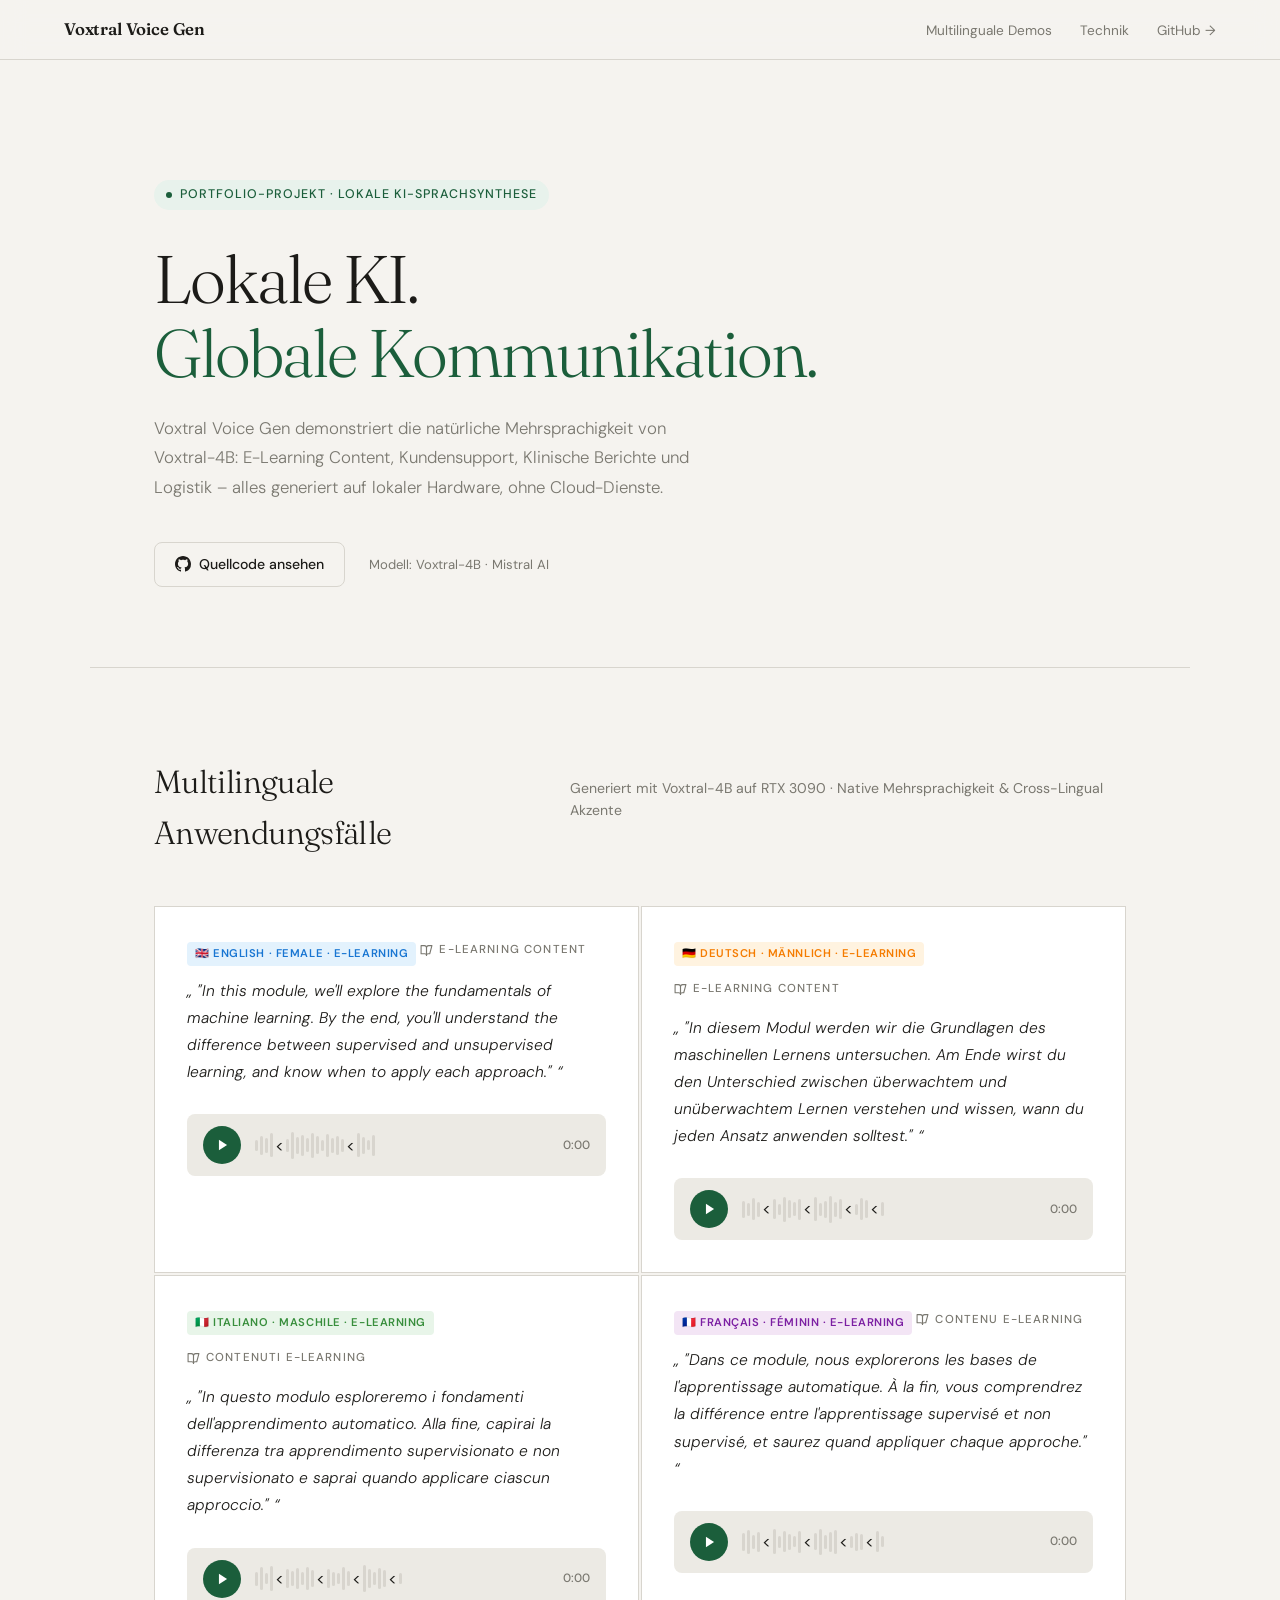
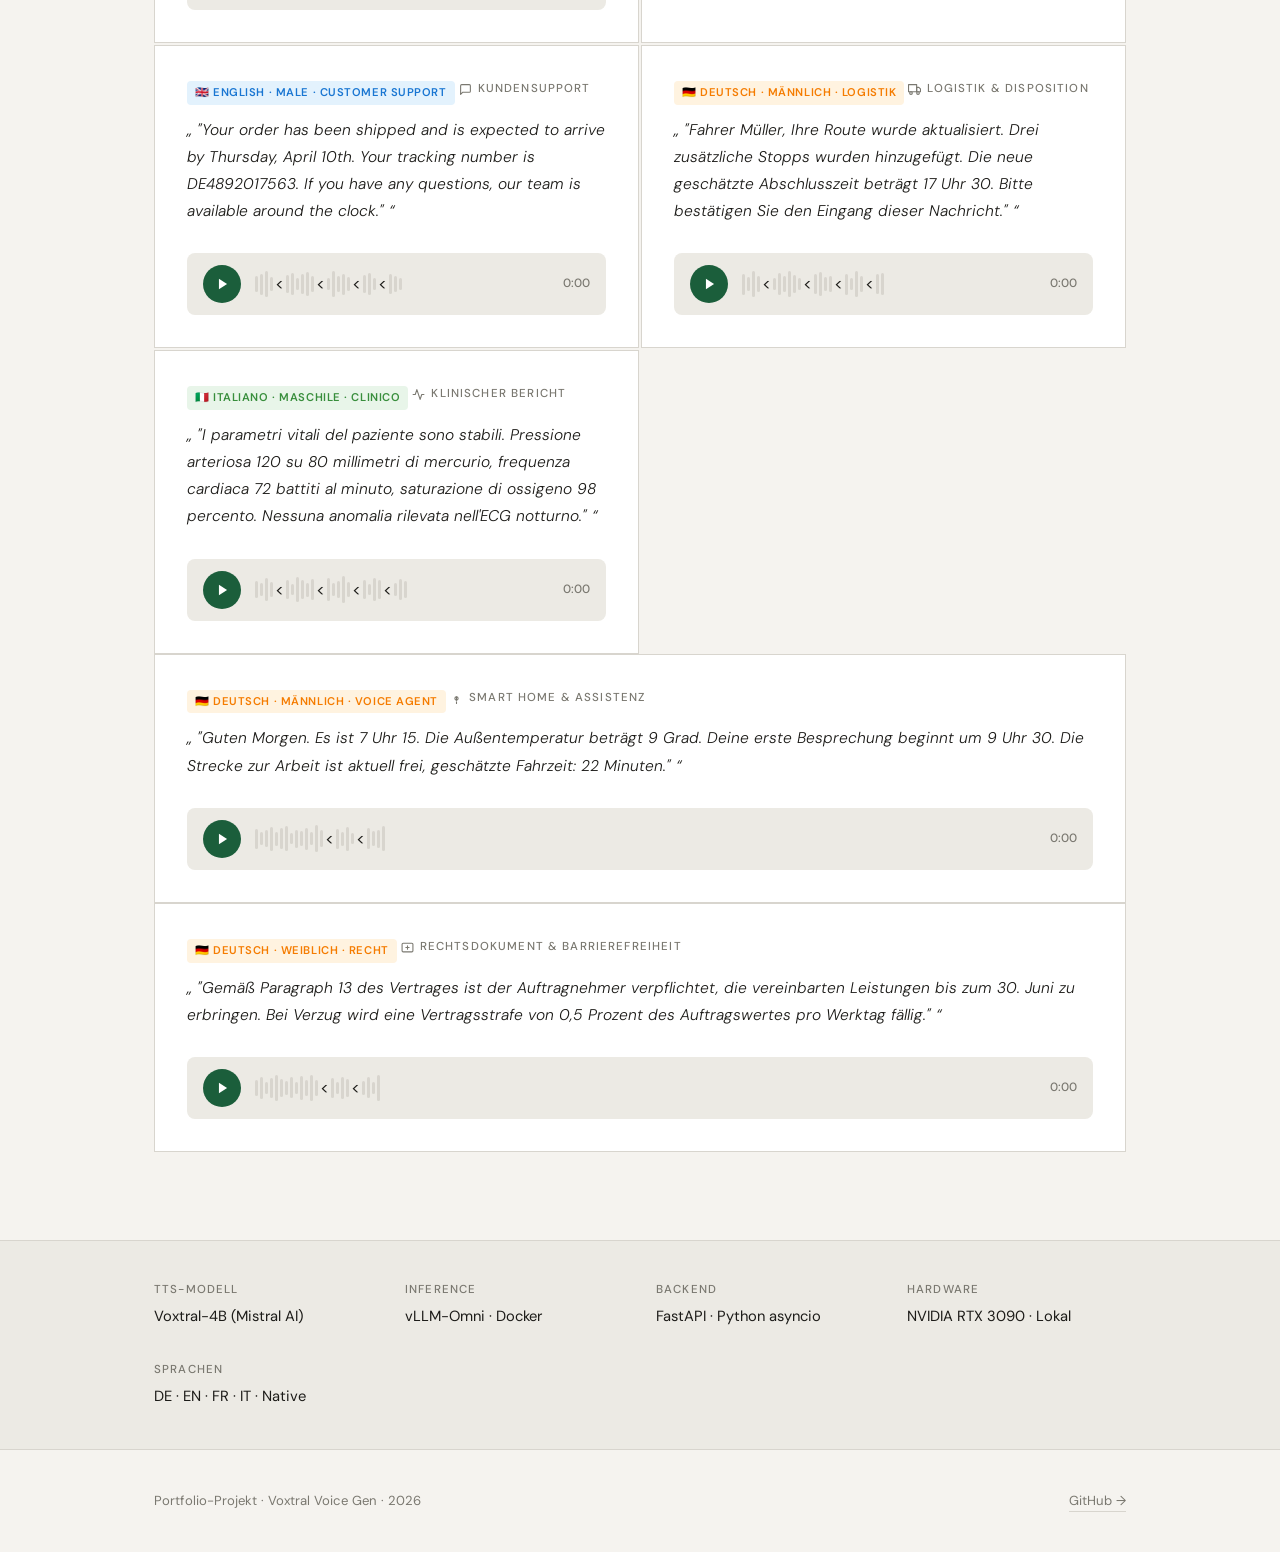
<file: docs/index.html>
<!DOCTYPE html>
<html lang="de">
<head>
  <meta charset="UTF-8" />
  <meta name="viewport" content="width=device-width, initial-scale=1.0" />
  <title>Voxtral Voice Gen – Multilinguale Demo</title>
  <link rel="preconnect" href="https://fonts.googleapis.com" />
  <link rel="preconnect" href="https://fonts.gstatic.com" crossorigin />
  <link href="https://fonts.googleapis.com/css2?family=Fraunces:opsz,wght@9..144,300;9..144,600&family=DM+Sans:wght@300;400;500&display=swap" rel="stylesheet" />

  <style>
    :root {
      --bg:        #F5F3EF;
      --surface:   #ECEAE4;
      --border:    #D8D5CE;
      --text:      #1C1B18;
      --muted:     #7A7870;
      --accent:    #1B5E3B;
      --accent-lt: #E8F2EC;
      --player-bg: #FFFFFF;
    }

    *, *::before, *::after { box-sizing: border-box; margin: 0; padding: 0; }

    html { scroll-behavior: smooth; }

    body {
      font-family: 'DM Sans', sans-serif;
      background: var(--bg);
      color: var(--text);
      font-size: 16px;
      line-height: 1.6;
      -webkit-font-smoothing: antialiased;
    }

    /* ── NAV ── */
    nav {
      position: sticky;
      top: 0;
      z-index: 100;
      display: flex;
      align-items: center;
      justify-content: space-between;
      padding: 0 clamp(24px, 5vw, 80px);
      height: 60px;
      background: rgba(245, 243, 239, 0.88);
      backdrop-filter: blur(12px);
      border-bottom: 1px solid var(--border);
    }

    .nav-logo {
      font-family: 'Fraunces', serif;
      font-size: 1.05rem;
      font-weight: 600;
      color: var(--text);
      text-decoration: none;
      letter-spacing: -0.01em;
    }

    .nav-links {
      display: flex;
      gap: 28px;
      list-style: none;
    }

    .nav-links a {
      font-size: 0.85rem;
      font-weight: 400;
      color: var(--muted);
      text-decoration: none;
      transition: color 0.2s;
    }
    .nav-links a:hover { color: var(--text); }

    /* ── HERO ── */
    .hero {
      padding: clamp(64px, 10vw, 120px) clamp(24px, 5vw, 80px) clamp(48px, 7vw, 80px);
      max-width: 1100px;
      margin: 0 auto;
    }

    .hero-tag {
      display: inline-flex;
      align-items: center;
      gap: 8px;
      font-size: 0.78rem;
      font-weight: 500;
      letter-spacing: 0.08em;
      text-transform: uppercase;
      color: var(--accent);
      background: var(--accent-lt);
      padding: 5px 12px;
      border-radius: 100px;
      margin-bottom: 32px;
    }

    .hero-tag::before {
      content: '';
      width: 6px;
      height: 6px;
      border-radius: 50%;
      background: var(--accent);
    }

    .hero h1 {
      font-family: 'Fraunces', serif;
      font-size: clamp(2.6rem, 5.5vw, 4.2rem);
      font-weight: 300;
      line-height: 1.1;
      letter-spacing: -0.03em;
      color: var(--text);
      max-width: 750px;
      margin-bottom: 24px;
    }

    .hero h1 em {
      font-style: normal;
      color: var(--accent);
    }

    .hero-sub {
      font-size: 1.05rem;
      font-weight: 300;
      color: var(--muted);
      max-width: 560px;
      line-height: 1.75;
      margin-bottom: 40px;
    }

    .hero-meta {
      display: flex;
      align-items: center;
      gap: 24px;
      flex-wrap: wrap;
    }

    .hero-meta a {
      display: inline-flex;
      align-items: center;
      gap: 8px;
      font-size: 0.88rem;
      font-weight: 500;
      color: var(--text);
      text-decoration: none;
      border: 1px solid var(--border);
      padding: 10px 20px;
      border-radius: 8px;
      transition: border-color 0.2s, background 0.2s;
    }

    .hero-meta a:hover {
      border-color: var(--text);
      background: var(--surface);
    }

    .hero-meta span {
      font-size: 0.82rem;
      color: var(--muted);
    }

    /* ── DIVIDER ── */
    .section-divider {
      max-width: 1100px;
      margin: 0 auto;
      padding: 0 clamp(24px, 5vw, 80px);
      border-top: 1px solid var(--border);
    }

    /* ── SECTION ── */
    .section {
      max-width: 1100px;
      margin: 0 auto;
      padding: clamp(48px, 7vw, 88px) clamp(24px, 5vw, 80px);
    }

    .section-header {
      display: flex;
      align-items: baseline;
      gap: 16px;
      margin-bottom: 48px;
    }

    .section-header h2 {
      font-family: 'Fraunces', serif;
      font-size: clamp(1.5rem, 2.5vw, 2rem);
      font-weight: 300;
      letter-spacing: -0.02em;
    }

    .section-header p {
      font-size: 0.88rem;
      color: var(--muted);
    }

    /* ── CASES GRID ── */
    .cases-grid {
      display: grid;
      grid-template-columns: repeat(auto-fill, minmax(min(100%, 480px), 1fr));
      gap: 2px;
    }

    /* ── CASE CARD ── */
    .case-card {
      background: var(--player-bg);
      border: 1px solid var(--border);
      padding: 32px;
      transition: box-shadow 0.25s;
      position: relative;
      overflow: hidden;
    }

    .case-card:hover {
      box-shadow: 0 4px 24px rgba(0,0,0,0.07);
      z-index: 1;
    }

    .case-card::before {
      content: '';
      position: absolute;
      top: 0; left: 0;
      width: 3px; height: 100%;
      background: var(--accent);
      opacity: 0;
      transition: opacity 0.25s;
    }

    .case-card:hover::before { opacity: 1; }

    .case-label {
      display: inline-flex;
      align-items: center;
      gap: 6px;
      font-size: 0.72rem;
      font-weight: 500;
      letter-spacing: 0.1em;
      text-transform: uppercase;
      color: var(--muted);
      margin-bottom: 16px;
    }

    .case-label svg {
      width: 13px;
      height: 13px;
      stroke: var(--muted);
      fill: none;
      stroke-width: 2;
      stroke-linecap: round;
      stroke-linejoin: round;
    }

    .case-text {
      font-size: 0.97rem;
      font-weight: 300;
      color: var(--text);
      line-height: 1.75;
      margin-bottom: 28px;
      font-style: italic;
      quotes: "„" """ "‚" "'";
    }

    .case-text::before { content: open-quote; }
    .case-text::after  { content: close-quote; }

    /* ── CUSTOM AUDIO PLAYER ── */
    .audio-player {
      display: flex;
      align-items: center;
      gap: 14px;
      background: var(--surface);
      border-radius: 8px;
      padding: 12px 16px;
    }

    .play-btn {
      flex-shrink: 0;
      width: 38px;
      height: 38px;
      border-radius: 50%;
      background: var(--accent);
      border: none;
      cursor: pointer;
      display: flex;
      align-items: center;
      justify-content: center;
      transition: transform 0.15s, background 0.15s;
    }

    .play-btn:hover { transform: scale(1.07); background: #154d2f; }
    .play-btn:disabled { background: var(--border); cursor: not-allowed; }

    .play-btn svg {
      width: 14px;
      height: 14px;
      fill: white;
      margin-left: 2px;
    }

    .play-btn.playing svg { margin-left: 0; }

    /* waveform bars */
    .waveform {
      flex: 1;
      display: flex;
      align-items: center;
      gap: 2px;
      height: 28px;
      overflow: hidden;
    }

    .waveform-bar {
      flex: 1;
      max-width: 3px;
      background: var(--border);
      border-radius: 2px;
      transition: background 0.2s;
    }

    .waveform.active .waveform-bar {
      background: var(--accent);
      animation: waveAnim 0.8s ease-in-out infinite alternate;
    }

    @keyframes waveAnim {
      0%   { transform: scaleY(0.3); }
      100% { transform: scaleY(1); }
    }

    .waveform.active .waveform-bar:nth-child(1)  { animation-delay: 0.00s; }
    .waveform.active .waveform-bar:nth-child(2)  { animation-delay: 0.05s; }
    .waveform.active .waveform-bar:nth-child(3)  { animation-delay: 0.10s; }
    .waveform.active .waveform-bar:nth-child(4)  { animation-delay: 0.15s; }
    .waveform.active .waveform-bar:nth-child(5)  { animation-delay: 0.20s; }
    .waveform.active .waveform-bar:nth-child(6)  { animation-delay: 0.10s; }
    .waveform.active .waveform-bar:nth-child(7)  { animation-delay: 0.05s; }
    .waveform.active .waveform-bar:nth-child(8)  { animation-delay: 0.00s; }
    .waveform.active .waveform-bar:nth-child(9)  { animation-delay: 0.08s; }
    .waveform.active .waveform-bar:nth-child(10) { animation-delay: 0.16s; }
    .waveform.active .waveform-bar:nth-child(11) { animation-delay: 0.12s; }
    .waveform.active .waveform-bar:nth-child(12) { animation-delay: 0.04s; }
    .waveform.active .waveform-bar:nth-child(13) { animation-delay: 0.18s; }
    .waveform.active .waveform-bar:nth-child(14) { animation-delay: 0.09s; }
    .waveform.active .waveform-bar:nth-child(15) { animation-delay: 0.03s; }
    .waveform.active .waveform-bar:nth-child(16) { animation-delay: 0.14s; }
    .waveform.active .waveform-bar:nth-child(17) { animation-delay: 0.07s; }
    .waveform.active .waveform-bar:nth-child(18) { animation-delay: 0.11s; }
    .waveform.active .waveform-bar:nth-child(19) { animation-delay: 0.19s; }
    .waveform.active .waveform-bar:nth-child(20) { animation-delay: 0.02s; }

    .audio-time {
      font-size: 0.75rem;
      font-weight: 500;
      color: var(--muted);
      font-variant-numeric: tabular-nums;
      min-width: 36px;
      text-align: right;
    }

    /* Language Badge */
    .lang-badge {
      display: inline-block;
      font-size: 0.70rem;
      font-weight: 600;
      letter-spacing: 0.05em;
      text-transform: uppercase;
      padding: 3px 8px;
      border-radius: 4px;
      margin-bottom: 12px;
    }

    .lang-en { background: #E3F2FD; color: #1976D2; }
    .lang-de { background: #FFF3E0; color: #F57C00; }
    .lang-fr { background: #F3E5F5; color: #7B1FA2; }
    .lang-it { background: #E8F5E9; color: #388E3C; }

    /* ── TECH STRIP ── */
    .tech-strip {
      background: var(--surface);
      border-top: 1px solid var(--border);
      border-bottom: 1px solid var(--border);
    }

    .tech-inner {
      max-width: 1100px;
      margin: 0 auto;
      padding: 40px clamp(24px, 5vw, 80px);
      display: grid;
      grid-template-columns: repeat(auto-fit, minmax(180px, 1fr));
      gap: 32px;
    }

    .tech-item h4 {
      font-size: 0.72rem;
      font-weight: 500;
      letter-spacing: 0.1em;
      text-transform: uppercase;
      color: var(--muted);
      margin-bottom: 6px;
    }

    .tech-item p {
      font-size: 0.92rem;
      font-weight: 400;
      color: var(--text);
    }

    /* ── FOOTER ── */
    footer {
      max-width: 1100px;
      margin: 0 auto;
      padding: 40px clamp(24px, 5vw, 80px);
      display: flex;
      align-items: center;
      justify-content: space-between;
      flex-wrap: wrap;
      gap: 16px;
    }

    footer p {
      font-size: 0.82rem;
      color: var(--muted);
    }

    footer a {
      font-size: 0.82rem;
      color: var(--muted);
      text-decoration: none;
      border-bottom: 1px solid var(--border);
      transition: color 0.2s, border-color 0.2s;
    }

    footer a:hover {
      color: var(--text);
      border-color: var(--text);
    }

    /* ── FADE IN ── */
    .fade-in {
      opacity: 0;
      transform: translateY(18px);
      transition: opacity 0.55s ease, transform 0.55s ease;
    }
    .fade-in.visible {
      opacity: 1;
      transform: translateY(0);
    }
  </style>
</head>
<body>

<!-- NAV -->
<nav>
  <a class="nav-logo" href="#">Voxtral Voice Gen</a>
  <ul class="nav-links">
    <li><a href="#demos">Multilinguale Demos</a></li>
    <li><a href="#technik">Technik</a></li>
    <li><a href="https://github.com/Stanm3n/voxtral-voice-gen" target="_blank">GitHub →</a></li>
  </ul>
</nav>

<!-- HERO -->
<section class="hero fade-in">
  <div class="hero-tag">Portfolio-Projekt · Lokale KI-Sprachsynthese</div>
  <h1>Lokale KI.<br><em>Globale Kommunikation.</em></h1>
  <p class="hero-sub">
    Voxtral Voice Gen demonstriert die natürliche Mehrsprachigkeit von Voxtral-4B:
    E-Learning Content, Kundensupport, Klinische Berichte und Logistik –
    alles generiert auf lokaler Hardware, ohne Cloud-Dienste.
  </p>
  <div class="hero-meta">
    <a href="https://github.com/Stanm3n/voxtral-voice-gen" target="_blank">
      <svg width="16" height="16" viewBox="0 0 24 24" fill="currentColor"><path d="M12 0C5.37 0 0 5.37 0 12c0 5.31 3.435 9.795 8.205 11.385.6.105.825-.255.825-.57 0-.285-.015-1.23-.015-2.235-3.015.555-3.795-.735-4.035-1.41-.135-.345-.72-1.41-1.23-1.695-.42-.225-1.02-.78-.015-.795.945-.015 1.62.87 1.845 1.23 1.08 1.815 2.805 1.305 3.495.99.105-.78.42-1.305.765-1.605-2.67-.3-5.46-1.335-5.46-5.925 0-1.305.465-2.385 1.23-3.225-.12-.3-.54-1.53.12-3.18 0 0 1.005-.315 3.3 1.23.96-.27 1.98-.405 3-.405s2.04.135 3 .405c2.295-1.56 3.3-1.23 3.3-1.23.66 1.65.24 2.88.12 3.18.765.84 1.23 1.905 1.23 3.225 0 4.605-2.805 5.625-5.475 5.925.435.375.81 1.095.81 2.22 0 1.605-.015 2.895-.015 3.3 0 .315.225.69.825.57A12.02 12.02 0 0 0 24 12c0-6.63-5.37-12-12-12z"/></svg>
      Quellcode ansehen
    </a>
    <span>Modell: Voxtral-4B · Mistral AI</span>
  </div>
</section>

<div class="section-divider"></div>

<!-- DEMOS -->
<section class="section" id="demos">
  <div class="section-header fade-in">
    <h2>Multilinguale Anwendungsfälle</h2>
    <p>Generiert mit Voxtral-4B auf RTX 3090 · Native Mehrsprachigkeit & Cross-Lingual Akzente</p>
  </div>

  <div class="cases-grid">

    <!-- 1. E-Learning English (Female) -->
    <div class="case-card fade-in">
      <span class="lang-badge lang-en">🇬🇧 English · Female · E-Learning</span>
      <div class="case-label">
        <svg viewBox="0 0 24 24"><path d="M2 3h6a4 4 0 0 1 4 4v14a3 3 0 0 0-3-3H2z"/><path d="M22 3h-6a4 4 0 0 0-4 4v14a3 3 0 0 1 3-3h3z"/></svg>
        E-Learning Content
      </div>
      <p class="case-text">
        "In this module, we'll explore the fundamentals of machine learning. By the end, you'll understand the difference between supervised and unsupervised learning, and know when to apply each approach."
      </p>
      <div class="audio-player" data-src="audio/en_female_elearning.wav">
        <button class="play-btn" aria-label="Play">
          <svg viewBox="0 0 24 24"><polygon points="5 3 19 12 5 21 5 3"/></svg>
        </button>
        <div class="waveform">
          <div class="waveform-bar" style="height:40%"></div><div class="waveform-bar" style="height:70%"></div>
          <div class="waveform-bar" style="height:55%"></div><div class="waveform-bar" style="height:85%"></div><          <div class="waveform-bar" style="height:45%"></div><div class="waveform-bar" style="height:95%"></div>
          <div class="waveform-bar" style="height:60%"></div><div class="waveform-bar" style="height:75%"></div>
          <div class="waveform-bar" style="height:50%"></div><div class="waveform-bar" style="height:90%"></div>
          <div class="waveform-bar" style="height:65%"></div><div class="waveform-bar" style="height:40%"></div>
          <div class="waveform-bar" style="height:80%"></div><div class="waveform-bar" style="height:55%"></div>
          <div class="waveform-bar" style="height:70%"></div><div class="waveform-bar" style="height:45%"></div><          <div class="waveform-bar" style="height:85%"></div><div class="waveform-bar" style="height:60%"></div>
          <div class="waveform-bar" style="height:35%"></div><div class="waveform-bar" style="height:75%"></div>
        </div>
        <span class="audio-time">0:00</span>
      </div>
    </div>

    <!-- 2. E-Learning German (Male) -->
    <div class="case-card fade-in">
      <span class="lang-badge lang-de">🇩🇪 Deutsch · Männlich · E-Learning</span>
      <div class="case-label">
        <svg viewBox="0 0 24 24"><path d="M2 3h6a4 4 0 0 1 4 4v14a3 3 0 0 0-3-3H2z"/><path d="M22 3h-6a4 4 0 0 0-4 4v14a3 3 0 0 1 3-3h3z"/></svg>
        E-Learning Content
      </div>
      <p class="case-text">
        "In diesem Modul werden wir die Grundlagen des maschinellen Lernens untersuchen. Am Ende wirst du den Unterschied zwischen überwachtem und unüberwachtem Lernen verstehen und wissen, wann du jeden Ansatz anwenden solltest."
      </p>
      <div class="audio-player" data-src="audio/de_male_module.wav">
        <button class="play-btn" aria-label="Abspielen">
          <svg viewBox="0 0 24 24"><polygon points="5 3 19 12 5 21 5 3"/></svg>
        </button>
        <div class="waveform">
          <div class="waveform-bar" style="height:60%"></div><div class="waveform-bar" style="height:45%"></div><div class="waveform-bar" style="height:80%"></div><div class="waveform-bar" style="height:55%"></div><          <div class="waveform-bar" style="height:70%"></div><div class="waveform-bar" style="height:40%"></div>
          <div class="waveform-bar" style="height:90%"></div><div class="waveform-bar" style="height:65%"></div>
          <div class="waveform-bar" style="height:50%"></div><div class="waveform-bar" style="height:75%"></div><          <div class="waveform-bar" style="height:85%"></div><div class="waveform-bar" style="height:45%"></div>
          <div class="waveform-bar" style="height:60%"></div><div class="waveform-bar" style="height:95%"></div>
          <div class="waveform-bar" style="height:55%"></div><div class="waveform-bar" style="height:70%"></div><          <div class="waveform-bar" style="height:40%"></div><div class="waveform-bar" style="height:80%"></div><div class="waveform-bar" style="height:65%"></div><          <div class="waveform-bar" style="height:50%"></div>
        </div>
        <span class="audio-time">0:00</span>
      </div>
    </div>

    <!-- 3. E-Learning Italian (Male) -->
    <div class="case-card fade-in">
      <span class="lang-badge lang-it">🇮🇹 Italiano · Maschile · E-Learning</span>
      <div class="case-label">
        <svg viewBox="0 0 24 24"><path d="M2 3h6a4 4 0 0 1 4 4v14a3 3 0 0 0-3-3H2z"/><path d="M22 3h-6a4 4 0 0 0-4 4v14a3 3 0 0 1 3-3h3z"/></svg>
        Contenuti E-Learning
      </div>
      <p class="case-text">
        "In questo modulo esploreremo i fondamenti dell'apprendimento automatico. Alla fine, capirai la differenza tra apprendimento supervisionato e non supervisionato e saprai quando applicare ciascun approccio."
      </p>
      <div class="audio-player" data-src="audio/it_male_module.wav">
        <button class="play-btn" aria-label="Riproduci">
          <svg viewBox="0 0 24 24"><polygon points="5 3 19 12 5 21 5 3"/></svg>
        </button>
        <div class="waveform">
          <div class="waveform-bar" style="height:50%"></div><div class="waveform-bar" style="height:80%"></div><div class="waveform-bar" style="height:40%"></div><div class="waveform-bar" style="height:90%"></div><          <div class="waveform-bar" style="height:65%"></div><div class="waveform-bar" style="height:55%"></div>
          <div class="waveform-bar" style="height:75%"></div><div class="waveform-bar" style="height:45%"></div>
          <div class="waveform-bar" style="height:85%"></div><div class="waveform-bar" style="height:60%"></div><          <div class="waveform-bar" style="height:70%"></div><div class="waveform-bar" style="height:50%"></div>
          <div class="waveform-bar" style="height:40%"></div><div class="waveform-bar" style="height:80%"></div><div class="waveform-bar" style="height:55%"></div><          <div class="waveform-bar" style="height:95%"></div><div class="waveform-bar" style="height:65%"></div>
          <div class="waveform-bar" style="height:45%"></div><div class="waveform-bar" style="height:75%"></div><div class="waveform-bar" style="height:60%"></div><          <div class="waveform-bar" style="height:40%"></div>
        </div>
        <span class="audio-time">0:00</span>
      </div>
    </div>

    <!-- 4. E-Learning French (Female) -->
    <div class="case-card fade-in">
      <span class="lang-badge lang-fr">🇫🇷 Français · Féminin · E-Learning</span>
      <div class="case-label">
        <svg viewBox="0 0 24 24"><path d="M2 3h6a4 4 0 0 1 4 4v14a3 3 0 0 0-3-3H2z"/><path d="M22 3h-6a4 4 0 0 0-4 4v14a3 3 0 0 1 3-3h3z"/></svg>
        Contenu E-Learning
      </div>
      <p class="case-text">
        "Dans ce module, nous explorerons les bases de l'apprentissage automatique. À la fin, vous comprendrez la différence entre l'apprentissage supervisé et non supervisé, et saurez quand appliquer chaque approche."
      </p>
      <div class="audio-player" data-src="audio/fr_female_module.wav">
        <button class="play-btn" aria-label="Écouter">
          <svg viewBox="0 0 24 24"><polygon points="5 3 19 12 5 21 5 3"/></svg>
        </button>
        <div class="waveform">
          <div class="waveform-bar" style="height:65%"></div><div class="waveform-bar" style="height:85%"></div><div class="waveform-bar" style="height:50%"></div><div class="waveform-bar" style="height:70%"></div><          <div class="waveform-bar" style="height:90%"></div><div class="waveform-bar" style="height:45%"></div>
          <div class="waveform-bar" style="height:75%"></div><div class="waveform-bar" style="height:55%"></div>
          <div class="waveform-bar" style="height:40%"></div><div class="waveform-bar" style="height:80%"></div><          <div class="waveform-bar" style="height:60%"></div><div class="waveform-bar" style="height:95%"></div>
          <div class="waveform-bar" style="height:50%"></div><div class="waveform-bar" style="height:70%"></div><div class="waveform-bar" style="height:85%"></div><          <div class="waveform-bar" style="height:45%"></div><div class="waveform-bar" style="height:65%"></div><div class="waveform-bar" style="height:55%"></div><          <div class="waveform-bar" style="height:75%"></div><div class="waveform-bar" style="height:40%"></div>
        </div>
        <span class="audio-time">0:00</span>
      </div>
    </div>

    <!-- 5. Order Support English (Male) -->
    <div class="case-card fade-in">
      <span class="lang-badge lang-en">🇬🇧 English · Male · Customer Support</span>
      <div class="case-label">
        <svg viewBox="0 0 24 24"><path d="M21 15a2 2 0 0 1-2 2H7l-4 4V5a2 2 0 0 1 2-2h14a2 2 0 0 1 2 2z"/></svg>
        Kundensupport
      </div>
      <p class="case-text">
        "Your order has been shipped and is expected to arrive by Thursday, April 10th. Your tracking number is DE4892017563. If you have any questions, our team is available around the clock."
      </p>
      <div class="audio-player" data-src="audio/en_male_support.wav">
        <button class="play-btn" aria-label="Play">
          <svg viewBox="0 0 24 24"><polygon points="5 3 19 12 5 21 5 3"/></svg>
        </button>
        <div class="waveform">
          <div class="waveform-bar" style="height:55%"></div><div class="waveform-bar" style="height:75%"></div><div class="waveform-bar" style="height:90%"></div><div class="waveform-bar" style="height:50%"></div><          <div class="waveform-bar" style="height:65%"></div><div class="waveform-bar" style="height:80%"></div>
          <div class="waveform-bar" style="height:45%"></div><div class="waveform-bar" style="height:70%"></div><div class="waveform-bar" style="height:85%"></div><div class="waveform-bar" style="height:55%"></div><          <div class="waveform-bar" style="height:40%"></div><div class="waveform-bar" style="height:95%"></div>
          <div class="waveform-bar" style="height:60%"></div><div class="waveform-bar" style="height:75%"></div><div class="waveform-bar" style="height:50%"></div><          <div class="waveform-bar" style="height:65%"></div><div class="waveform-bar" style="height:80%"></div><div class="waveform-bar" style="height:45%"></div><          <div class="waveform-bar" style="height:70%"></div><div class="waveform-bar" style="height:55%"></div><div class="waveform-bar" style="height:40%"></div>
        </div>
        <span class="audio-time">0:00</span>
      </div>
    </div>

    <!-- 6. Logistics German (Male) -->
    <div class="case-card fade-in">
      <span class="lang-badge lang-de">🇩🇪 Deutsch · Männlich · Logistik</span>
      <div class="case-label">
        <svg viewBox="0 0 24 24"><rect x="1" y="3" width="15" height="13"/><polygon points="16 8 20 8 23 11 23 16 16 16 16 8"/><circle cx="5.5" cy="18.5" r="2.5"/><circle cx="18.5" cy="18.5" r="2.5"/></svg>
        Logistik & Disposition
      </div>
      <p class="case-text">
        "Fahrer Müller, Ihre Route wurde aktualisiert. Drei zusätzliche Stopps wurden hinzugefügt. Die neue geschätzte Abschlusszeit beträgt 17 Uhr 30. Bitte bestätigen Sie den Eingang dieser Nachricht."
      </p>
      <div class="audio-player" data-src="audio/de_male_transport.wav">
        <button class="play-btn" aria-label="Abspielen">
          <svg viewBox="0 0 24 24"><polygon points="5 3 19 12 5 21 5 3"/></svg>
        </button>
        <div class="waveform">
          <div class="waveform-bar" style="height:75%"></div><div class="waveform-bar" style="height:50%"></div><div class="waveform-bar" style="height:90%"></div><div class="waveform-bar" style="height:60%"></div><          <div class="waveform-bar" style="height:40%"></div><div class="waveform-bar" style="height:80%"></div>
          <div class="waveform-bar" style="height:55%"></div><div class="waveform-bar" style="height:95%"></div><div class="waveform-bar" style="height:65%"></div><div class="waveform-bar" style="height:45%"></div><          <div class="waveform-bar" style="height:70%"></div><div class="waveform-bar" style="height:85%"></div><div class="waveform-bar" style="height:50%"></div><div class="waveform-bar" style="height:60%"></div><          <div class="waveform-bar" style="height:75%"></div><div class="waveform-bar" style="height:40%"></div><div class="waveform-bar" style="height:90%"></div><div class="waveform-bar" style="height:55%"></div><          <div class="waveform-bar" style="height:70%"></div><div class="waveform-bar" style="height:80%"></div>
        </div>
        <span class="audio-time">0:00</span>
      </div>
    </div>

    <!-- 7. Clinical Italian (Male) -->
    <div class="case-card fade-in">
      <span class="lang-badge lang-it">🇮🇹 Italiano · Maschile · Clinico</span>
      <div class="case-label">
        <svg viewBox="0 0 24 24"><path d="M22 12h-4l-3 9L9 3l-3 9H2"/></svg>
        Klinischer Bericht
      </div>
      <p class="case-text">
        "I parametri vitali del paziente sono stabili. Pressione arteriosa 120 su 80 millimetri di mercurio, frequenza cardiaca 72 battiti al minuto, saturazione di ossigeno 98 percento. Nessuna anomalia rilevata nell'ECG notturno."
      </p>
      <div class="audio-player" data-src="audio/it_male_clinic.wav">
        <button class="play-btn" aria-label="Riproduci">
          <svg viewBox="0 0 24 24"><polygon points="5 3 19 12 5 21 5 3"/></svg>
        </button>
        <div class="waveform">
          <div class="waveform-bar" style="height:60%"></div><div class="waveform-bar" style="height:45%"></div><div class="waveform-bar" style="height:80%"></div><div class="waveform-bar" style="height:55%"></div><          <div class="waveform-bar" style="height:70%"></div><div class="waveform-bar" style="height:40%"></div>
          <div class="waveform-bar" style="height:90%"></div><div class="waveform-bar" style="height:65%"></div><div class="waveform-bar" style="height:50%"></div><div class="waveform-bar" style="height:75%"></div><          <div class="waveform-bar" style="height:85%"></div><div class="waveform-bar" style="height:45%"></div>
          <div class="waveform-bar" style="height:60%"></div><div class="waveform-bar" style="height:95%"></div><div class="waveform-bar" style="height:55%"></div><          <div class="waveform-bar" style="height:70%"></div><div class="waveform-bar" style="height:40%"></div><div class="waveform-bar" style="height:80%"></div><div class="waveform-bar" style="height:65%"></div><          <div class="waveform-bar" style="height:45%"></div><div class="waveform-bar" style="height:75%"></div><div class="waveform-bar" style="height:60%"></div>
        </div>
        <span class="audio-time">0:00</span>
      </div>
    </div>

    </div>

    <!-- 8. Smart Home German (Male) -->
    <div class="case-card fade-in">
      <span class="lang-badge lang-de">🇩🇪 Deutsch · Männlich · Voice Agent</span>
      <div class="case-label">
        <svg viewBox="0 0 24 24"><circle cx="12" cy="12" r="3"/><path d="M12 9v6"/><path d="M12 21v-3"/></svg>
        Smart Home & Assistenz
      </div>
      <p class="case-text">
        "Guten Morgen. Es ist 7 Uhr 15. Die Außentemperatur beträgt 9 Grad. Deine erste Besprechung beginnt um 9 Uhr 30. Die Strecke zur Arbeit ist aktuell frei, geschätzte Fahrzeit: 22 Minuten."
      </p>
      <div class="audio-player" data-src="audio/de_male_smarthome.wav">
        <button class="play-btn" aria-label="Abspielen">
          <svg viewBox="0 0 24 24"><polygon points="5 3 19 12 5 21 5 3"/></svg>
        </button>
        <div class="waveform">
          <div class="waveform-bar" style="height:70%"></div><div class="waveform-bar" style="height:45%"></div><div class="waveform-bar" style="height:60%"></div><div class="waveform-bar" style="height:85%"></div>
          <div class="waveform-bar" style="height:50%"></div><div class="waveform-bar" style="height:75%"></div><div class="waveform-bar" style="height:90%"></div><div class="waveform-bar" style="height:40%"></div>
          <div class="waveform-bar" style="height:65%"></div><div class="waveform-bar" style="height:55%"></div>
          <div class="waveform-bar" style="height:80%"></div><div class="waveform-bar" style="height:45%"></div><div class="waveform-bar" style="height:95%"></div><div class="waveform-bar" style="height:60%"></div><          <div class="waveform-bar" style="height:70%"></div><div class="waveform-bar" style="height:50%"></div><div class="waveform-bar" style="height:85%"></div><div class="waveform-bar" style="height:40%"></div><          <div class="waveform-bar" style="height:75%"></div><div class="waveform-bar" style="height:55%"></div><div class="waveform-bar" style="height:65%"></div><div class="waveform-bar" style="height:90%"></div>
        </div>
        <span class="audio-time">0:00</span>
      </div>
    </div>

    <!-- 9. Legal Document German (Female) -->
    <div class="case-card fade-in">
      <span class="lang-badge lang-de">🇩🇪 Deutsch · Weiblich · Recht</span>
      <div class="case-label">
        <svg viewBox="0 0 24 24"><path d="M4 4h16a2 2 0 0 1 2 2v12a2 2 0 0 1-2 2H4a2 2 0 0 1-2-2V6a2 2 0 0 1 2-2z"/><path d="M9 12h6"/><path d="M12 9v6"/></svg>
        Rechtsdokument & Barrierefreiheit
      </div>
      <p class="case-text">
        "Gemäß Paragraph 13 des Vertrages ist der Auftragnehmer verpflichtet, die vereinbarten Leistungen bis zum 30. Juni zu erbringen. Bei Verzug wird eine Vertragsstrafe von 0,5 Prozent des Auftragswertes pro Werktag fällig."
      </p>
      <div class="audio-player" data-src="audio/de_female_legal.wav">
        <button class="play-btn" aria-label="Abspielen">
          <svg viewBox="0 0 24 24"><polygon points="5 3 19 12 5 21 5 3"/></svg>
        </button>
        <div class="waveform">
          <div class="waveform-bar" style="height:55%"></div><div class="waveform-bar" style="height:80%"></div><div class="waveform-bar" style="height:45%"></div><div class="waveform-bar" style="height:70%"></div>
          <div class="waveform-bar" style="height:90%"></div><div class="waveform-bar" style="height:65%"></div><div class="waveform-bar" style="height:50%"></div><div class="waveform-bar" style="height:75%"></div>
          <div class="waveform-bar" style="height:40%"></div><div class="waveform-bar" style="height:85%"></div><div class="waveform-bar" style="height:55%"></div><div class="waveform-bar" style="height:95%"></div><div class="waveform-bar" style="height:60%"></div><          <div class="waveform-bar" style="height:70%"></div><div class="waveform-bar" style="height:45%"></div><div class="waveform-bar" style="height:80%"></div><div class="waveform-bar" style="height:65%"></div><          <div class="waveform-bar" style="height:50%"></div><div class="waveform-bar" style="height:75%"></div><div class="waveform-bar" style="height:40%"></div><div class="waveform-bar" style="height:90%"></div>
        </div>
        <span class="audio-time">0:00</span>
      </div>
    </div>

  </div>
</section>

<!-- TECH STRIP -->
<div class="tech-strip" id="technik">
  <div class="tech-inner">
    <div class="tech-item fade-in">
      <h4>TTS-Modell</h4>
      <p>Voxtral-4B (Mistral AI)</p>
    </div>
    <div class="tech-item fade-in">
      <h4>Inference</h4>
      <p>vLLM-Omni · Docker</p>
    </div>
    <div class="tech-item fade-in">
      <h4>Backend</h4>
      <p>FastAPI · Python asyncio</p>
    </div>
    <div class="tech-item fade-in">
      <h4>Hardware</h4>
      <p>NVIDIA RTX 3090 · Lokal</p>
    </div>
    <div class="tech-item fade-in">
      <h4>Sprachen</h4>
      <p>DE · EN · FR · IT · Native</p>
    </div>
  </div>
</div>

<!-- FOOTER -->
<footer>
  <p>Portfolio-Projekt · Voxtral Voice Gen · 2026</p>
  <a href="https://github.com/Stanm3n/voxtral-voice-gen" target="_blank">GitHub →</a>
</footer>

<script>
  // ── Fade-in on scroll ──
  const observer = new IntersectionObserver(
    entries => entries.forEach(e => { if (e.isIntersecting) e.target.classList.add('visible'); }),
    { threshold: 0.1 }
  );
  document.querySelectorAll('.fade-in').forEach(el => observer.observe(el));

  // ── Audio Players ──
  let currentAudio = null;
  let currentPlayer = null;

  function formatTime(s) {
    const m = Math.floor(s / 60);
    const sec = Math.floor(s % 60);
    return `${m}:${sec.toString().padStart(2, '0')}`;
  }

  function resetPlayer(player) {
    const btn = player.querySelector('.play-btn');
    const waveform = player.querySelector('.waveform');
    const timeEl = player.querySelector('.audio-time');
    btn.innerHTML = '<svg viewBox="0 0 24 24" fill="white" width="14" height="14" style="margin-left:2px"><polygon points="5 3 19 12 5 21 5 3"/></svg>';
    btn.classList.remove('playing');
    waveform.classList.remove('active');
    timeEl.textContent = '0:00';
  }

  document.querySelectorAll('.audio-player').forEach(player => {
    const src = player.dataset.src;
    const btn = player.querySelector('.play-btn');
    const waveform = player.querySelector('.waveform');
    const timeEl = player.querySelector('.audio-time');

    const audio = new Audio(src);

    audio.addEventListener('timeupdate', () => {
      timeEl.textContent = formatTime(audio.currentTime);
    });

    audio.addEventListener('ended', () => {
      resetPlayer(player);
      currentAudio = null;
      currentPlayer = null;
    });

    audio.addEventListener('error', () => {
      btn.disabled = true;
      timeEl.textContent = '–:––';
    });

    btn.addEventListener('click', () => {
      if (currentAudio && currentAudio !== audio) {
        currentAudio.pause();
        currentAudio.currentTime = 0;
        resetPlayer(currentPlayer);
      }

      if (audio.paused) {
        audio.play().catch(() => {
          btn.disabled = true;
          timeEl.textContent = '–:––';
        });
        btn.innerHTML = '<svg viewBox="0 0 24 24" fill="white" width="14" height="14"><rect x="6" y="4" width="4" height="16"/><rect x="14" y="4" width="4" height="16"/></svg>';
        btn.classList.add('playing');
        waveform.classList.add('active');
        currentAudio = audio;
        currentPlayer = player;
      } else {
        audio.pause();
        resetPlayer(player);
        currentAudio = null;
        currentPlayer = null;
      }
    });
  });
</script>
</body>
</html>
</file>
